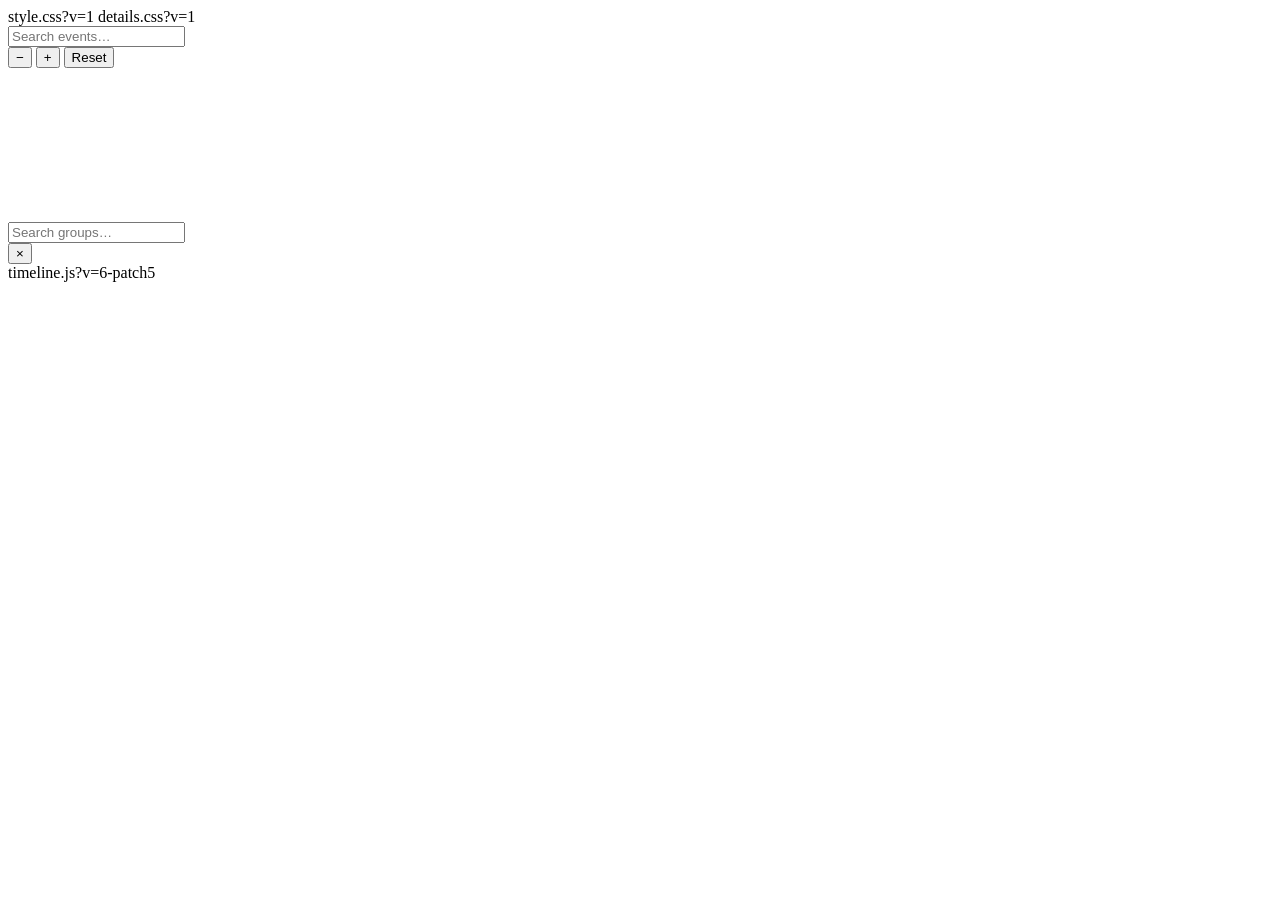
<file: index.html>
<!doctype html>
<html lang="en">
<head>
  <meta charset="utf-8" />
  <title>History Timeline</title>
  <meta name="viewport" content="width=device-width, initial-scale=1" />

  <!-- Main styles -->
  style.css?v=1

  <!-- Details panel styles -->
  details.css?v=1

  <!-- Optional: legend button cosmetics -->
  <!-- style.legend-buttons.css?v=1 -->
</head>
<body>

  <!-- Top toolbar: search + zoom controls -->
  <div class="timelineToolbar">
    <input id="eventSearch" class="toolbarSearch" type="search" placeholder="Search events…" />
    <div class="zoomGroup">
      <button id="zoomOut" class="ghost" aria-label="Zoom out">−</button>
      <button id="zoomIn" class="ghost" aria-label="Zoom in">+</button>
      <button id="resetZoom" class="ghost" aria-label="Reset view">Reset</button>
    </div>
  </div>

  <!-- Canvas (timeline rendering target) -->
  <canvas id="timelineCanvas"></canvas>

  <!-- Bottom legend dock: group search + chips -->
  <div class="legendDock">
    <input id="legendSearch" class="toolbarSearch" type="search" placeholder="Search groups…" />
    <div id="legend" class="legendStrip"></div>
  </div>

  <!-- Details panel (appears when clicking an event or a cluster circle) -->
  <div id="detailsPanel" class="hidden" role="dialog" aria-modal="false" aria-labelledby="detailsTitle">
    <button id="detailsClose" title="Close" aria-label="Close">×</button>
    <div id="detailsContent"></div>
  </div>

  <!-- Timeline logic -->
  timeline.js?v=6-patch5</script>
</body>
</html>
</file>
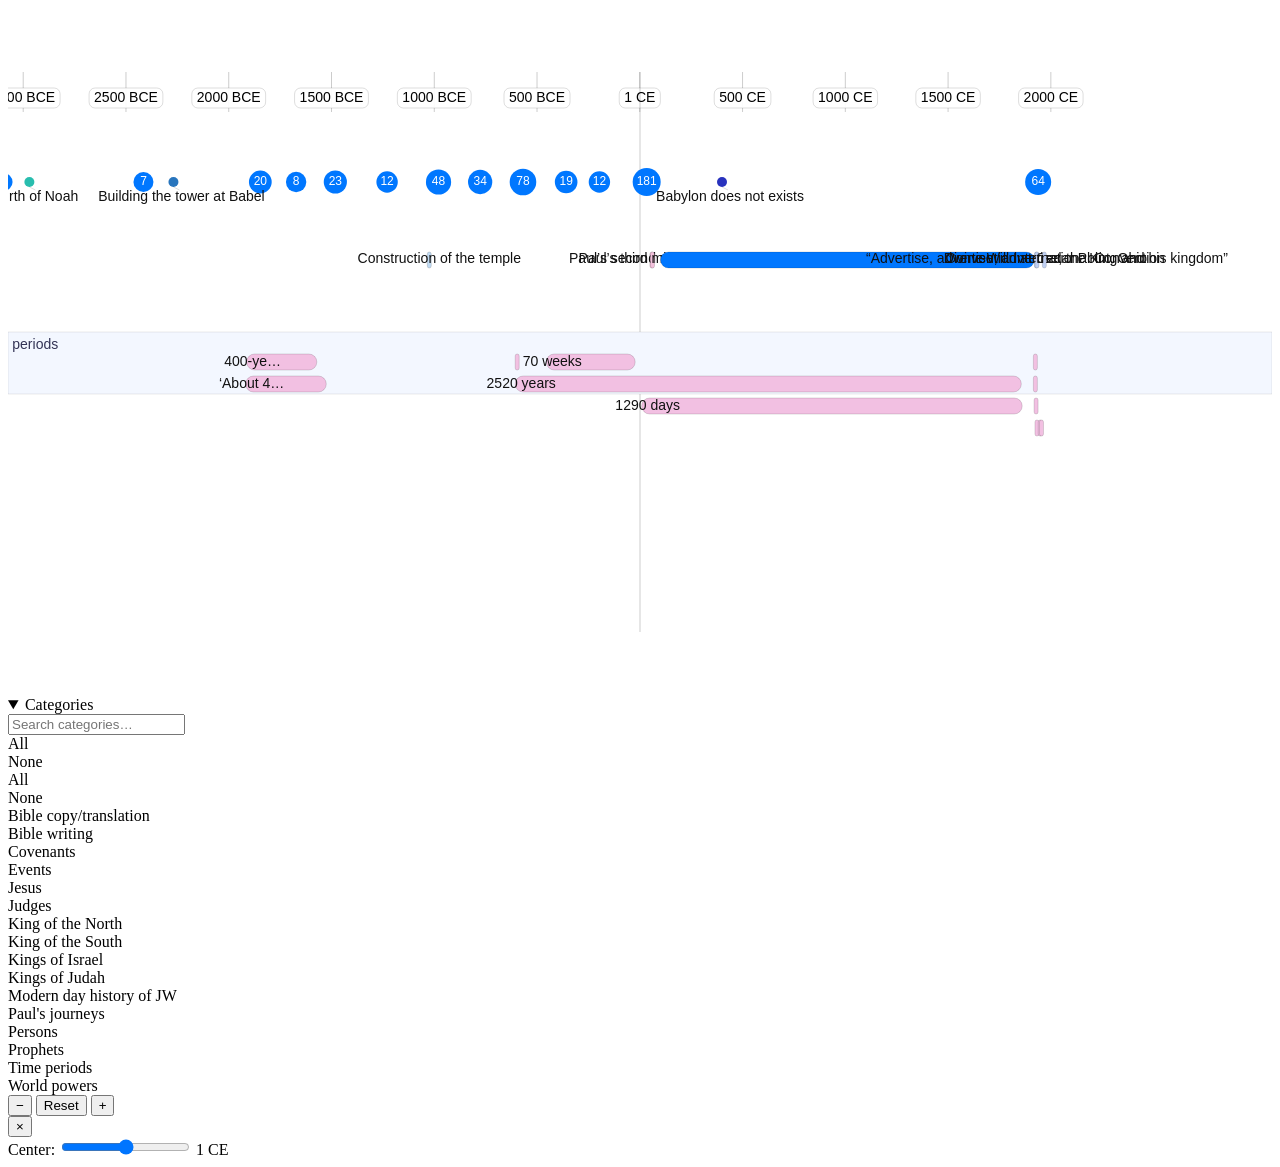
<file: index_1.html>
<!doctype html>
<html lang="en">
<head>
  <meta charset="utf-8" />
  <title>History Timeline</title>
  <meta name="viewport" content="width=device-width, initial-scale=1" />
  <link rel="stylesheet" href="./style.css">
</head>
<body>

  <!-- Timeline Canvas -->
  <div id="timelineContainer">
    <canvas id="timelineCanvas" width="1200" height="560" aria-label="Timeline"></canvas>
  </div>

  <!-- Legend / Filters -->
  <div class="legendControls">
    <div class="inner">
      <details class="legend-panel" open>
        <summary>Categories</summary>
        <div class="legend-content">
          <input id="legendSearch" type="search" placeholder="Search categories…" />
          <div class="chip-row">
            <div class="chip" data-admin="all"><span class="swatch green"></span>All</div>
            <div class="chip" data-admin="none"><span class="swatch red"></span>None</div>
          </div>
          <div id="legend"></div>
        </div>
      </details>
      <div class="spacer"></div>
      <button id="zoomOut" class="ghost">−</button>
      <button id="resetZoom" class="ghost">Reset</button>
      <button id="zoomIn" class="ghost">+</button>
    </div>
  </div>

  <!-- Details Panel -->
  <aside id="detailsPanel" class="details hidden" role="dialog" aria-modal="true">
    <button id="detailsClose" class="close" aria-label="Close">×</button>
    <div id="detailsContent"></div>
  </aside>

  <!-- Pan Slider -->
  <div class="panSliderBar">
    <span class="panLabel">Center:</span>
    <input id="panSlider" type="range" />
    <span id="panValue" class="panValue">1 CE</span>
  </div>

  <!-- Scripts -->
  <script src='./timeline.js'></script>
  <script>
    // === Configure your CSV path here ===
const CSV_URL = new URL('timeline-data.csv', window.location.href).toString();
    // If hosted on GitHub raw:
    // const CSV_URL = 'https://raw.githubusercontent.com/<user>/<repo>/<branch>/timeline/data/events.csv';

    async function start() {
      try {
        const rows = await loadCsv(CSV_URL);    // parse CSV -> array of objects
        events = rows;                          // provide data to the timeline
        buildLegend();                          // build category chips
        initScaleAndPan();                      // compute scale + center
        draw();                                 // first render
      } catch (err) {
        console.error('[timeline] failed to load CSV', err);
        const panel = document.getElementById('detailsPanel');
        const content = document.getElementById('detailsContent');
        content.innerHTML = '<p><strong>Error:</strong> Could not load CSV. Check URL and CORS.</p>';
        panel.classList.remove('hidden');
      }
    };
  </script>
</body>
</html>
</file>
<file: style.css>
/* Legend chips styled as buttons + admin 'All' / 'None'
   Drop this file next to style.css and add a <link rel="stylesheet" href="style.legend-buttons.css"> 
*/
:root {
  --shadow:#0003;
}

/* Chip visual – look like buttons */
.legend .chip,
.legendStrip .chip {
  display: inline-flex;
  align-items: center;
  gap: 8px;
  padding: 6px 12px;
  border-radius: 18px;
  background: #ffffff;                 /* button face */
  border: 1px solid #d0d7de;           /* subtle outline */
  box-shadow: 0 1px 2px var(--shadow); /* raise it a bit */
  cursor: pointer;
  user-select: none;
  transition: background .12s ease, box-shadow .12s ease, transform .06s ease;
  flex: 0 0 auto;           
  white-space: nowrap;                         
}

/* Hover: slightly stronger shadow */
.legend .chip:hover,
.legendStrip .chip:hover {
  background: #f6f8fa;
  box-shadow: 0 2px 6px var(--shadow);
}

/* Active (mouse down): pressed */
.legend .chip:active,
.legendStrip .chip:active {
  transform: translateY(1px);
  box-shadow: 0 1px 2px var(--shadow);
}

/* Inactive (filtered out) */
.legend .chip.inactive,
.legendStrip .chip.inactive {
  opacity: .55;
  filter: grayscale(.2) saturate(.85);
  text-decoration: line-through;
}

/* Color dot */
.legend .swatch,
.legendStrip .swatch {
  width: 12px;
  height: 12px;
  border-radius: 50%;
  border: 1px solid #0003;
}

/* Admin chips (All / None) – slightly stronger outline */
.legend .chip[data-admin],
.legendStrip .chip[data-admin] {
  font-weight: 600;
  border-color: #c9ced4;
}

/* Optional: make All a primary-looking button */
.legend .chip[data-admin="all"],
.legendStrip .chip[data-admin="all"] {
  background: #0d6efd;  /* Bootstrap-like primary */
  color: #fff;
  border-color: #0b5ed7;
}
.legend .chip[data-admin="all"]:hover,
.legendStrip .chip[data-admin="all"]:hover {
  background: #0b5ed7;
}



/* Keyboard accessibility: visible focus ring */
.legendStrip .chip:focus,
.legend .chip:focus {
  outline: 2px solid #0d6efd;
  outline-offset: 2px;
}


/* Bottom legend dock stays as a fixed bar at the bottom */
.legendDock {
  position: fixed;
  left: 0; right: 0; bottom: 0;
  padding: 8px 10px;
  background: rgba(255,255,255,0.92);
  border-top: 1px solid #0002;
  box-shadow: 0 -6px 18px var(--shadow);
  z-index: 15;
  display: grid;
  grid-template-columns: 220px 1fr; /* search | chips */
  gap: 10px;
  align-items: center;
}

/* The chip strip must NEVER wrap; only scroll horizontally */
.legendStrip {
  display: flex;
  flex-wrap: nowrap;           /* keep ONE row */
  align-items: center;
  gap: 8px;
  overflow-x: auto;            /* horizontal scroll when overflow */
  overflow-y: hidden;
  padding: 4px 2px;
  scrollbar-width: thin;       /* Firefox */
}

.legendStrip::-webkit-scrollbar { height: 8px; }
.legendStrip::-webkit-scrollbar-thumb { background: #0003; border-radius: 6px; }
.legendStrip .chip { flex: 0 0 auto; white-space: nowrap; }


/* Toolbar container sitting above canvas */
.timelineToolbar {
  position: absolute;
  top: 0; left: 0; right: 0;
  display: flex;
  gap: 10px;
  align-items: center;
  padding: 8px 10px;
  background: rgba(255,255,255,0.92);
  border-bottom: 1px solid #0001;
  box-shadow: 0 2px 8px var(--shadow);
  z-index: 5;
}

/* Search field style */
.toolbarSearch {
  width: clamp(220px, 28vw, 360px);
  padding: 8px 12px;
  border-radius: 12px;
  border: 1px solid #d0d7de;
  background: #fff;
  font-size: 14px;
  box-shadow: 0 1px 2px var(--shadow);
}

/* Zoom controls */
.zoomGroup button.ghost {
   padding: 6px 12px;
  font-size: .9rem;
  border: 1px solid #d0d7de;
  background: #fff;
  color: #111;
  border-radius: 12px;
  cursor: pointer;
  box-shadow: 0 1px 2px var(--shadow);
  transition: background .12s ease, box-shadow .12s ease, transform .06s ease;
}

/* Keep plenty of space under the toolbar so it doesn’t cover the canvas */
#timelineCanvas {
  width: 100%;
  height: 560px;
  display: block;
  margin-top: 72px;             
  margin-bottom: 64px;         
}

.zoomGroup button.ghost:hover { background: #f6f8fa; box-shadow: 0 2px 6px var(--shadow); }
.zoomGroup button.ghost:active { transform: translateY(1px); }

/* Optional: blur-only overlay look for the toolbar (cosmetic) */
@supports (backdrop-filter: blur(6px)) {
  .timelineToolbar { backdrop-filter: blur(6px); }
}
</file>
